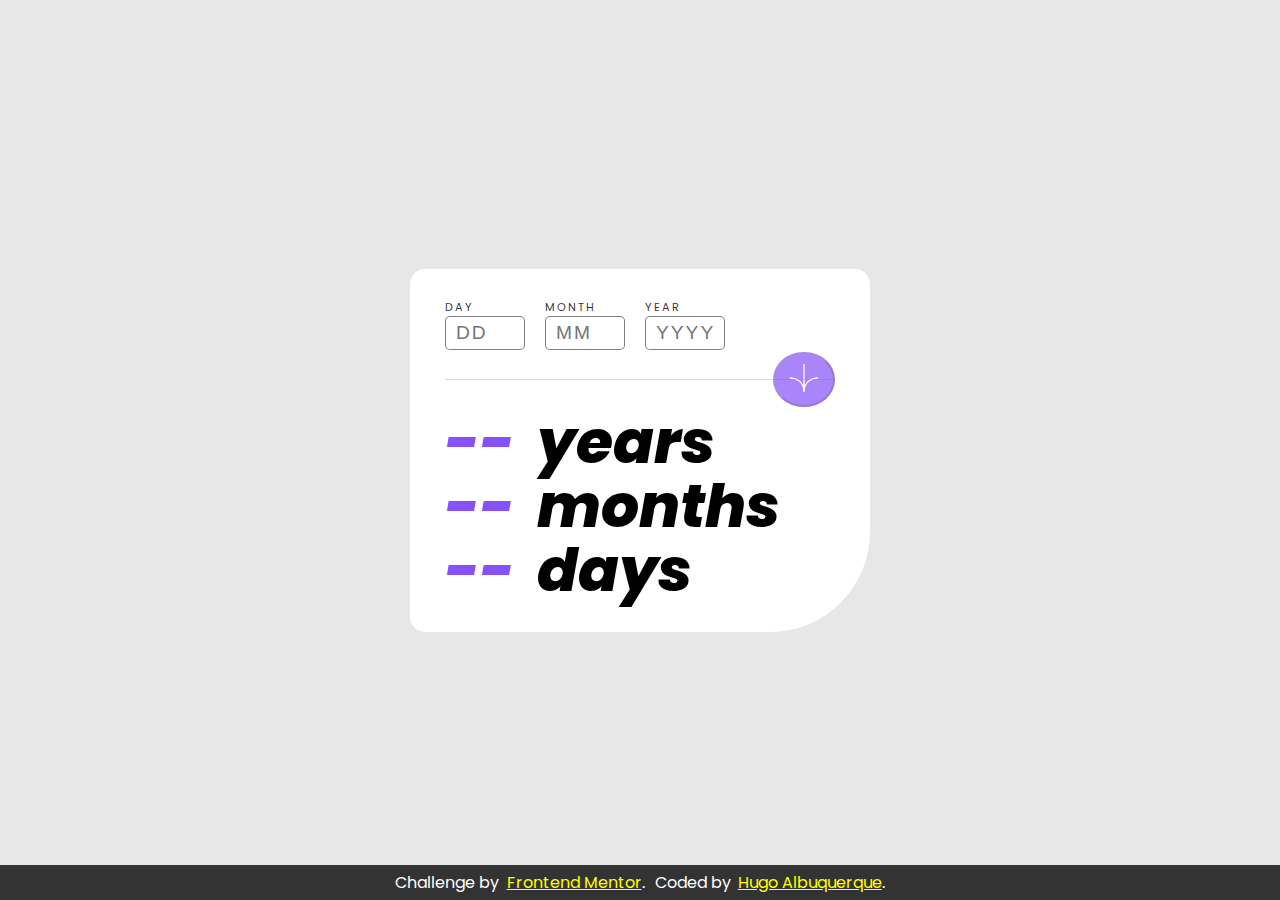
<file: age-calculator-app-main/index.html>
<!DOCTYPE html>
<html lang="en">
	<head>
		<meta charset="UTF-8" />
		<meta name="viewport" content="width=device-width, initial-scale=1.0" />
		<link rel="icon" type="image/png" sizes="32x32" href="./assets/images/favicon-32x32.png" />
		<title>Frontend Mentor | Age calculator app</title>
		<link rel="stylesheet" href="style.css" />
		<link rel="stylesheet" href="assets/fonts/Poppins-Regular.ttf" />
	</head>
	<body>
		<main>
			<div id="bonus">
				<p>BONUS: You lived a total of</p>
				<span>?????</span>
				<p>days!</p>
			</div>

			<section class="container">
				<button id="clearBtn" class="ocult" title="Clear all inputs" disabled>X</button>
				<form action="" method="get" autocomplete="off" id="myForm">
					<div class="top">
						<div>
							<label for="day">day</label>
							<input type="number" name="day" id="inpDay" placeholder="DD" />
						</div>
						<div>
							<label for="month">month</label>
							<input type="number" name="month" id="inpMonth" placeholder="MM" />
						</div>
						<div>
							<label for="year">year</label>
							<input type="number" name="year" id="inpYear" placeholder="YYYY" />
						</div>
					</div>

					<div class="bot">
						<div class="line"></div>

						<button class="subBtn" type="submit" title="Calculate" disabled>
							<img src="assets/images/icon-arrow.svg" alt="arrow-down" style="width: 30px" />
						</button>
					</div>
				</form>

				<div class="result">
					<h2>
						<span class="numSpan">--</span>
						<span class="singPlur">years</span>
					</h2>
					<h2>
						<span class="numSpan">--</span>
						<span class="singPlur">months</span>
					</h2>
					<h2>
						<span class="numSpan">--</span>
						<span class="singPlur">days</span>
					</h2>
				</div>
			</section>
		</main>

		<footer class="attribution">
			<p>Challenge by <a href="https://www.frontendmentor.io?ref=challenge" target="_blank">Frontend Mentor</a>.</p>
			<p>Coded by <a href="https://github.com/HugoAlbuquerque1993" target="_blank">Hugo Albuquerque</a>.</p>
		</footer>

		<script src="script.js"></script>
	</body>
</html>
</file>
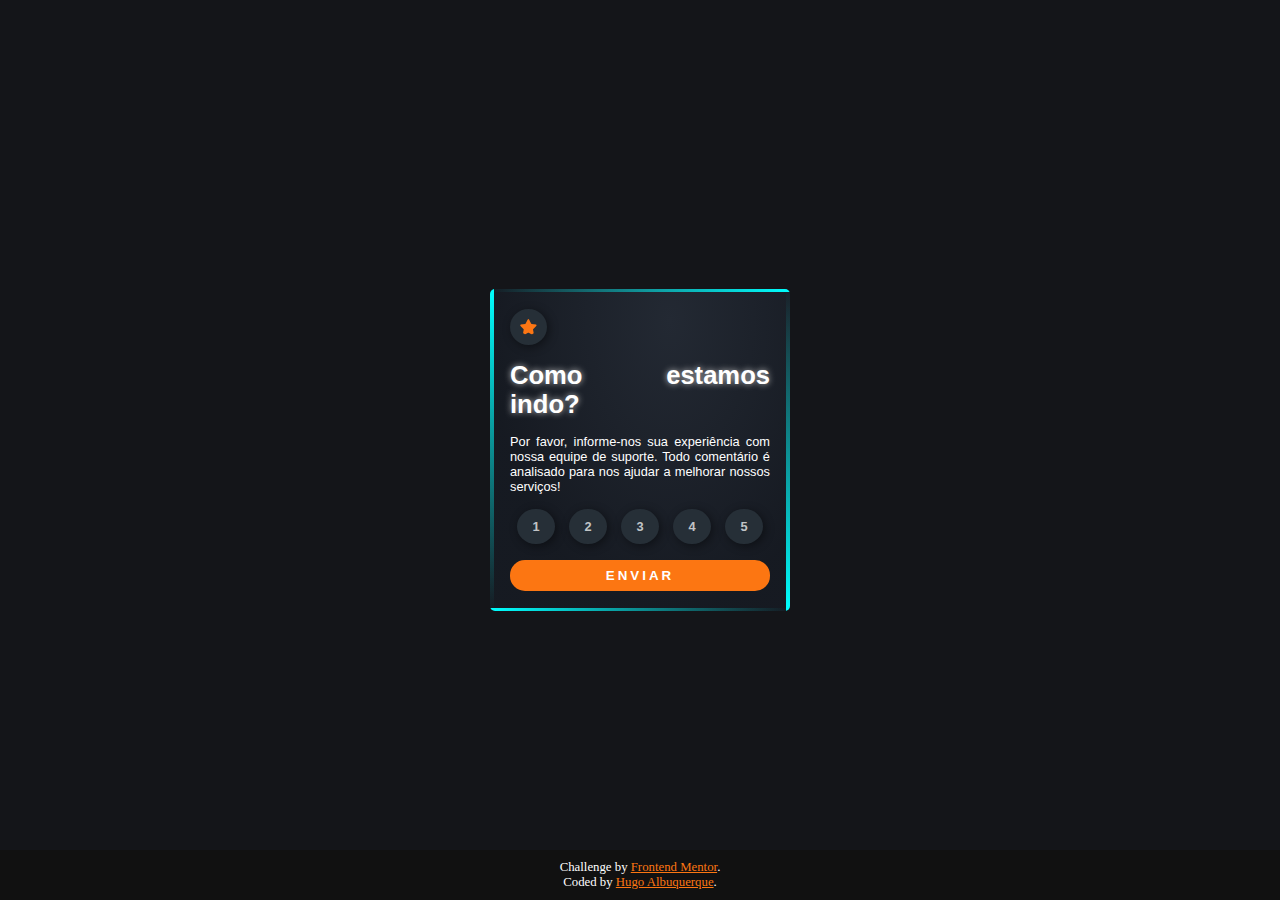
<file: interactive-rating-component-main/index.html>
<!DOCTYPE html>
<html lang="pt-br">
	<head>
		<meta charset="UTF-8" />
		<meta http-equiv="X-UA-Compatible" content="IE=edge" />
		<meta name="viewport" content="width=device-width, initial-scale=1.0" />
		<title>Suporte</title>
		<link
			rel="shortcut icon"
			href="images/favicon-32x32.png"
			type="image/x-icon"
		/>
		<link rel="stylesheet" href="./styles/main.css" />
		<link rel="stylesheet" href="styles/brightBorders.css" />
		<script src="./scripts/script.js" defer></script>
	</head>
	<body>
		<section class="avaliar brightBorders">
			<span class="border"></span>
			<span class="border"></span>
			<span class="border"></span>
			<span class="border"></span>
			<div><img src="images/icon-star.svg" alt="" /></div>
			<h1>Como estamos indo?</h1>
			<p>
				Por favor, informe-nos sua experiência com nossa equipe de
				suporte. Todo comentário é analisado para nos ajudar a melhorar
				nossos serviços!
			</p>
			<div class="avaliacoes">
				<span onclick="clicked(0)">1</span>
				<span onclick="clicked(1)">2</span>
				<span onclick="clicked(2)">3</span>
				<span onclick="clicked(3)">4</span>
				<span onclick="clicked(4)">5</span>
			</div>
			<input type="button" value="ENVIAR" onclick="enviar()" />
			<div class="extra">
				Quer nos contar algo? Fique a vontade!
				<textarea
					name=""
					id=""
					rows="3"
					maxlength="100"
					placeholder="(Opcional) O que achou de sua experiência e o que podemos fazer para melhorá-la!"
				></textarea>
			</div>
		</section>

		<section class="ultimaCaixa brightBorders">
			<span class="border"></span>
			<span class="border"></span>
			<span class="border"></span>
			<span class="border"></span>
			<img src="images/illustration-thank-you.svg" alt="imagem final" />
			<div class="resAvaliacao">
				Você nos avaliou como <span>5</span> de 5!
			</div>
			<div class="textoFinal">
				Nós apreciamos você por dedicar um pouco do seu tempo para nos
				informar de sua experiência com nossa plataforma. Caso precise
				de mais informações, clique <a href="#">aqui</a>.
			</div>
			<h1>Muito Obrigado!</h1>
		</section>

		<footer class="attribution">
			<div>
				Challenge by
				<a
					href="https://www.frontendmentor.io?ref=challenge"
					target="_blank"
					>Frontend Mentor</a
				>.
			</div>
			<div>
				Coded by
				<a href="https://github.com/HugoAlbuquerque1993"
					>Hugo Albuquerque</a
				>.
			</div>
		</footer>
	</body>
</html>
</file>
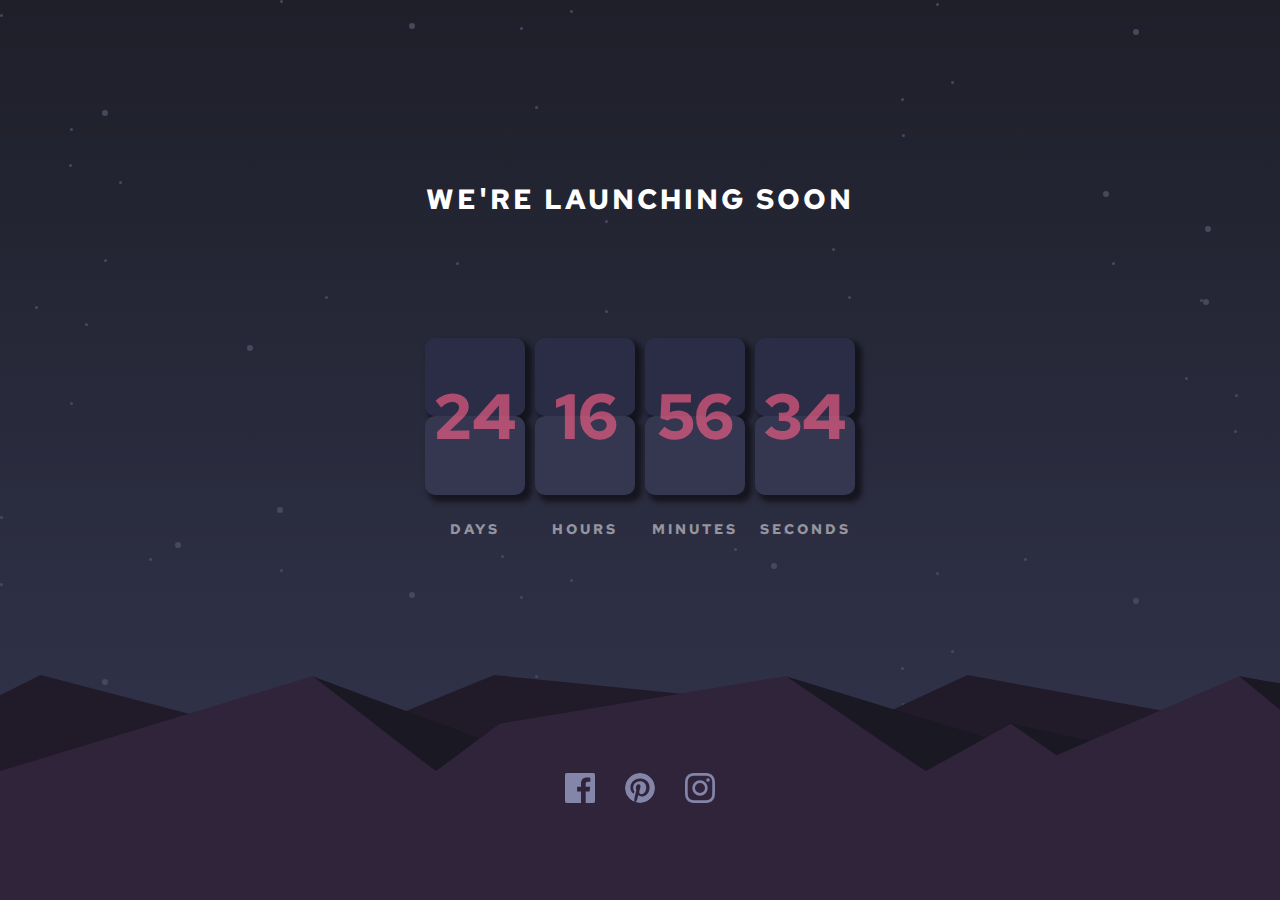
<file: launch-countdown-timer-main/index.html>
<!DOCTYPE html>
<html lang="pt-br">
	<head>
		<meta charset="UTF-8" />
		<meta name="viewport" content="width=device-width, initial-scale=1.0" />
		<title>Frontend Mentor | Launch countdown timer</title>

		<link rel="icon" type="image/png" sizes="32x32" href="./images/favicon-32x32.png" />
		<link rel="stylesheet" href="style.css" />
	</head>
	<body>
		<header>WE'RE LAUNCHING SOON</header>

		<main>
			<div class="timer">
				<div class="column">
					<div class="count">
						<div class="top">
							<div class="copy"></div>
						</div>
						<div class="bot"></div>
						<div class="num"></div>
					</div>
					<div class="name">DAYS</div>
				</div>

				<div class="column">
					<div class="count">
						<div class="top">
							<div class="copy"></div>
						</div>
						<div class="bot"></div>
						<div class="num"></div>
					</div>
					<div class="name">HOURS</div>
				</div>

				<div class="column">
					<div class="count">
						<div class="top">
							<div class="copy"></div>
						</div>
						<div class="bot"></div>
						<div class="num"></div>
					</div>
					<div class="name">MINUTES</div>
				</div>

				<div class="column">
					<div class="count">
						<div class="top">
							<div class="copy"></div>
						</div>
						<div class="bot"></div>
						<div class="num"></div>
					</div>
					<div class="name">SECONDS</div>
				</div>
			</div>
		</main>

		<footer>
			<img id="hills" src="images/pattern-hills.svg" alt="pattern-hills" />
			<img id="facebook" class="social" src="images/icon-facebook.svg" alt="facebook" />
			<img id="pinterest" class="social" src="images/icon-pinterest.svg" alt="pinterest" />
			<img id="instagram" class="social" src="images/icon-instagram.svg" alt="instagram" />
		</footer>

		<script>
			function render(arr) {
				const allNum = document.querySelectorAll(".num")

				allNum.forEach((num, ind) => {
					if (num.innerHTML != arr[ind]) {
						let copy = num.parentElement.firstElementChild.firstElementChild

						setTimeout(() => {
							copy.classList.add("move")
							num.style.opacity = 0
						}, 50 + ind * 50)

						setTimeout(() => {
							num.style.opacity = 1
							num.innerHTML = arr[ind]
						}, 500)
						setTimeout(() => {
							copy.classList.remove("move")
						}, 900)
					}
				})
			}

			function timeCount() {
				let t = new Date()
				let d = t.getDate().toString()
				let h = t.getHours().toString()
				let m = t.getMinutes().toString()
				let s = t.getSeconds().toString()

				let arr = [d, h, m, s]

				arr = arr.map((el) => {
					return el.length < 2 ? "0" + el : el
				})

				render(arr)
			}

			timeCount()
			setInterval(() => {
				timeCount()
			}, 1000)
		</script>
	</body>
</html>
</file>
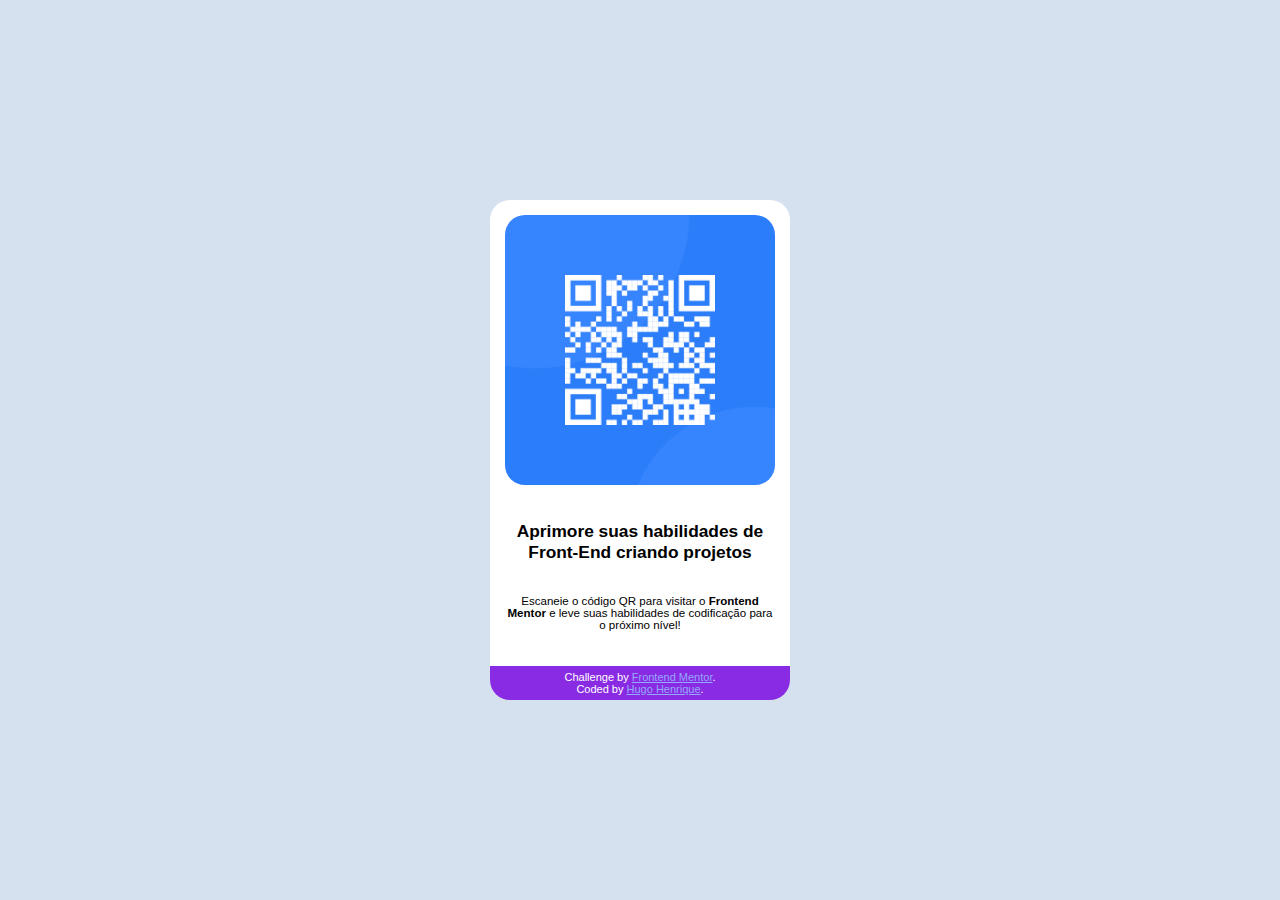
<file: qr-code-component-main/index.html>
<!DOCTYPE html>
<html lang="pt-br">
<head>
  <meta charset="UTF-8">
  <meta name="viewport" content="width=device-width, initial-scale=1.0">
  <link rel="icon" type="image/png" sizes="32x32" href="./images/favicon-32x32.png">
  <title>Frontend Mentor | QR code component</title>
  <style>
    *{
      margin: 0;
      box-sizing: border-box;
    }
    html, main{
      font-family: 'Segoe UI', Tahoma, Geneva, Verdana, sans-serif;
      width: 100vw;
      height: 100vh;
      background-color: #D6E1F0;
      display: flex;
      justify-content: center;
      align-items: center;
      text-align: center;
      font-size: 0.85em;
    }
    .main-section{
      display: flex;
      flex-direction: column;
      justify-content: space-between;
      background-color: white;
      width: 300px;
      height: 500px;  
      border-radius: 20px;
      overflow: hidden;
    }
    .main-section .element01{
      width: 90%;
      margin: 5%;
      border-radius: 20px;
    }
    .main-section .element02{
      display: flex;
      flex-direction: column;
      justify-content: space-between;
      height: 28%;
      padding: 15px;
    }
    .main-section .element03 {
      font-size: 11px;
      text-align: center;
      background-color: rgb(137, 43, 226);
      width: 100%;
      color: white;
      margin-top: 5%;
      padding: 5px;
    }
    .main-section .element03 a { color: hsl(228, 100%, 79%); }
  </style>
</head>
<body>
  <main>
    <section class="main-section">
      <img class="element01" src="images/image-qr-code.png" alt="">
      <div class="element02">
        <h2>Aprimore suas habilidades de Front-End criando projetos</h2>
        <p>Escaneie o código QR para visitar o <strong>Frontend Mentor</strong> e leve suas habilidades de codificação para o próximo nível!</p>
      </div>
      <div class="element03">
        <p>Challenge by <a href="https://www.frontendmentor.io?ref=challenge" target="_blank">Frontend Mentor</a>.</p>
        <p>Coded by <a href="https://github.com/HugoAlbuquerque1993" target="_blank">Hugo Henrique</a>.</p>
      </div>
    </section>
  </main>
</body>
</html>
</file>
<file: age-calculator-app-main/style.css>
@font-face {
    font-family: Poppins;
    src: url(assets/fonts/Poppins-Regular.ttf);
}
@font-face {
    font-family: Poppins-extrabolditalic;
    src: url(assets/fonts/Poppins-ExtraBoldItalic.ttf);
}

* {
    padding: 0;
    margin: 0;
    box-sizing: border-box;
}

:root {
    --myBlue: #8751fa;
}

body {
    background-color: #e7e7e7;
    font-family: "Poppins", sans-serif;
}

main {
    display: flex;
    flex-direction: column;
    align-items: center;
    justify-content: center;
    min-height: 100vh;
    position: relative;
}

#bonus {
    display: flex;
    justify-content: center;
    align-items: center;
    position: absolute;
    top: 50px;
    background-color: #ffffff;
    border-radius: 10px;
    padding: 10px 20px;
    opacity: 0;
    transition: 1s;
    cursor: context-menu;
}
#bonus span {
    margin: 0 6px;
    font-size: 1.4rem;
    color: var(--myBlue);
    font-family: Poppins-extrabolditalic, sans-serif;
}

.container {
    background-color: #ffffff;
    width: 460px;
    padding: 30px 35px;
    border-radius: 15px 15px 100px 15px;
    position: relative;
    transition: .5s;
}

.container form {
    width: 100%;
    display: flex;
    flex-direction: column;
}
.container form .top {
    display: flex;
    gap: 20px;
}
.container form .top > div {
    display: flex;
    flex-direction: column;
}
.container form label {
    text-transform: uppercase;
    font-size: 0.7rem;
    color: #000000d0;
    letter-spacing: 2px;
}
.container form input[type="number"] {
    padding: 5px 10px;
    width: 80px;
    letter-spacing: 2px;
    border-radius: 5px;
    font-size: 1.2rem;
    border: 1px solid #00000080;
    cursor: pointer;
}
.container form input[type="number"]:focus {
    outline: 2px solid #c1a7f5;
}
.container form input[type="number"]::-webkit-inner-spin-button {
    display: none;
}
.container #clearBtn.ocult {
    cursor: auto;
    opacity: 0;
}
.container #clearBtn {
    position: absolute;
    display: flex;
    justify-content: center;
    align-items: center;
    right: 20px;
    top: 20px;
    width: 30px;
    height: 30px;
    color: #fff;
    border-radius: 50%;
    background-color: var(--myBlue);
    cursor: pointer;
    opacity: 1;
    transition: 0.5s;
}
.container #clearBtn:hover {
    background-color: #333;
}

.container form .bot {
    display: flex;
    align-items: center;
    justify-content: center;
    height: 60px;
    position: relative;
    transition: .5s;
}
.container form .bot > .line {
    width: 100%;
    height: 1px;
    background-color: #33333330;
}
.container form .bot .subBtn {
    position: absolute;
    right: 0;
    background-color: var(--myBlue);
    border-radius: 50%;
    padding: 10px 14px;
    cursor: pointer;
    transition: 0.5s;
}
.container form .bot .subBtn:hover:not(:disabled),
.container form .bot .subBtn:focus:not(:disabled) {
    background-color: #333;
    box-shadow: 2px 2px 5px burlywood;
}
.container form .bot .subBtn:disabled {
    cursor: auto;
    opacity: 0.7;
}

.container .result {
    font-family: "Poppins-extrabolditalic", sans-serif;
    font-size: 2.5rem;
    line-height: 4rem;
    transition: .5s;
}
.container .result .numSpan {
    color: var(--myBlue);
    margin-right: 10px;
}

footer {
    display: flex;
    gap: 10px;
    position: absolute;
    bottom: 0;
    padding: 5px;
    width: 100vw;
    display: flex;
    justify-content: center;
    background-color: #333;
    color: #fff;
}
footer a {
    color: yellow;
    margin-left: 0.2rem;
}

@media (max-width: 600px) {
    .container {
        width: 350px;
    }
    .container form .bot {
        margin-top: 10px;
        height: 80px;
    }
    .container form .bot .subBtn {
        right: 50%;
        transform: translateX(50%);
    }
    .container .result {
        font-size: 2rem;
    }
    footer {
        display: flex;
        flex-direction: column;
        justify-content: center;
        align-items: center;
        font-size: 0.8rem;
        gap: initial;
    }
}
</file>
<file: interactive-rating-component-main/styles/main.css>
@charset "UTF-8";

* {
	margin: 0;
	box-sizing: border-box;
}
html,
body {
	width: 100vw;
	height: 100vh;
	background-color: #141519;
	color: #fff;
	display: flex;
	justify-content: center;
	align-items: center;
}

.avaliar {
	display: flex;
	flex-direction: column;
	gap: 1.2em;
	text-align: justify;
	font-family: "Gill Sans", "Gill Sans MT", Calibri, "Trebuchet MS",
		sans-serif;
	font-size: 0.8em;
	background-image: radial-gradient(
		farthest-side at 60% 10%,
		#232933,
		#171d279c
	);
	padding: 20px;
	width: 300px;
	border-radius: 10px;
	overflow: hidden;
}
.avaliar div {
	display: flex;
}
.avaliar img {
	background-color: #262f37;
	padding: 10px;
	box-shadow: 2px 2px 10px #00000070;
	border-radius: 50%;
}
.avaliar h1 {
	text-shadow: 0 0 6px silver;
}
.avaliar .avaliacoes span {
	padding: 10px 15px;
	background-color: #262f37;
	border-radius: 50%;
	font-weight: bold;
	color: rgba(255, 255, 255, 0.73);
	box-shadow: 2px 2px 10px #00000070;
	transition: 0.5s;
}
.avaliar .avaliacoes span:hover {
	background-color: white;
	color: black;
	cursor: pointer;
}
.avaliar .avaliacoes {
	justify-content: space-around;
}
.avaliar input {
	border-radius: 15px;
	padding: 8px;
	text-justify: distribute;
	font-family: "Trebuchet MS", "Lucida Sans Unicode", "Lucida Grande",
		"Lucida Sans", Arial, sans-serif;
	font-weight: bold;
	color: white;
	background-color: #fc7612;
	border: none;
	letter-spacing: 3px;
	transition: 0.5s;
}
.avaliar input:hover {
	cursor: pointer;
	color: #fc7612;
	background-color: white;
}
.avaliar .extra {
	display: none;
}
.avaliar .new {
	display: block;
	animation: toAbove 2s ease;
}
@keyframes toAbove {
	0% {
		transform: translateY(100%);
	}
	100% {
		transform: translateY(0%);
	}
}
textarea {
	width: 100%;
	border-radius: 10px;
	background-color: #ffffffae;
	resize: none;
}

.ultimaCaixa {
	display: none;
	flex-direction: column;
	gap: 1.2em;
	text-align: center;
	align-items: center;
	font-family: "Gill Sans", "Gill Sans MT", Calibri, "Trebuchet MS",
		sans-serif;
	font-size: 0.8em;
	background-image: radial-gradient(
		farthest-side at 10% 10%,
		#232933,
		#171d279c
	);
	padding: 20px;
	width: 300px;
	border-radius: 10px;
	overflow: hidden;
}
.ultimaCaixa img {
	width: 150px;
}
.ultimaCaixa .resAvaliacao {
	padding: 5px 10px;
	border-radius: 20px;
	font-size: 1.2em;
	background-color: #262f37;
	color: #fc7612;
	box-shadow: 2px 2px 10px #00000070;
}
.ultimaCaixa .textoFinal a {
	color: #fc7612;
}

.ultimaCaixa h1 {
	text-shadow: 0 0 6px silver;
}

footer {
	position: absolute;
	bottom: 0;
	padding: 10px;
	background-color: #111;
	width: 100%;
	text-align: center;
	font-size: 0.8em;
}
footer a {
	color: #fc7612;
}
</file>
<file: interactive-rating-component-main/styles/brightBorders.css>
.brightBorders {
	position: relative;
	border-radius: 5px;
	overflow: hidden;
	/* display: flex;
	flex-direction: column;
	justify-content: center;
	align-items: center;	
	height: 400px;
	width: 300px; */
}

.brightBorders .border:nth-child(1) {
	position: absolute;
	top: 0;
	left: 0;
	background-image: linear-gradient(to right, transparent, #0ff);
	width: 100%;
	height: 3px;
	animation: pass_top 2s linear infinite;
}
@keyframes pass_top {
	0% {
		transform: translateX(-100%);
	}
	100% {
		transform: translateX(100%);
	}
}

.brightBorders .border:nth-child(2) {
	position: absolute;
	top: 0;
	right: 0;
	background-image: linear-gradient(to bottom, transparent, #0ff);
	width: 4px;
	height: 100%;
	animation: pass_right 2s linear infinite;
	animation-delay: 1s;
}
@keyframes pass_right {
	0% {
		transform: translateY(-100%);
	}
	100% {
		transform: translateY(100%);
	}
}

.brightBorders .border:nth-child(3) {
	position: absolute;
	bottom: 0;
	left: 0;
	background-image: linear-gradient(to left, transparent, #0ff);
	width: 100%;
	height: 3px;
	animation: pass_bottom 2s linear infinite;
}
@keyframes pass_bottom {
	0% {
		transform: translateX(100%);
	}
	100% {
		transform: translateX(-100%);
	}
}

.brightBorders .border:nth-child(4) {
	position: absolute;
	bottom: 0;
	left: 0;
	background-image: linear-gradient(to top, transparent, #0ff);
	width: 4px;
	height: 100%;
	animation: pass_left 2s linear infinite;
	animation-delay: 1s;
}
@keyframes pass_left {
	0% {
		transform: translateY(100%);
	}
	100% {
		transform: translateY(-100%);
	}
}
</file>
<file: launch-countdown-timer-main/style.css>
/* 
- Mobile: 375px
- Desktop: 1440px

### Primary

- Grayish blue: hsl(237, 18%, 59%)
- Soft red: hsl(345, 95%, 68%)

### Neutral

- White: hsl(0, 0%, 100%)
- Dark desaturated blue: hsl(236, 21%, 26%)
- Very dark blue: hsl(235, 16%, 14%)
- Very dark (mostly black) blue: hsl(234, 17%, 12%)

### Body Copy

- Font size: 14px

### Font

- Family: [Red Hat Text](https://fonts.google.com/specimen/Red+Hat+Text)
- Weights: 700
*/

@import url("https://fonts.googleapis.com/css2?family=Red+Hat+Text&display=swap");
:root {
	--1grayishBlue: #8486a9;
	--2softRed: #fb6087a0;

	--3darkDesaturatedBlue: #343650;
	--4veryDarkBlue: #1e1f29;
	--5veryDarkMostlyBlackBlue: #191a24;

	--font: "Red Hat Text", sans-serif;
}
* {
	padding: 0;
	margin: 0;
	box-sizing: border-box;
}
body {
	width: 100vw;
	height: 100vh;
	background-image: linear-gradient(to bottom, var(--4veryDarkBlue), var(--3darkDesaturatedBlue));
	overflow: hidden;
	font-family: var(--font);
	font-weight: 700;
	letter-spacing: 3px;
	font-size: 28px;
}

header {
	position: absolute;
	top: 20%;
	width: 100vw;
	display: flex;
	justify-content: center;
	text-align: center;
	color: #fff;
}

main {
	width: 100vw;
	height: 100vh;
	display: flex;
	justify-content: center;
	align-items: center;
	background-image: url(./images/bg-stars.svg);
}
main .timer {
	display: flex;
	min-width: 480px;
	width: 50%;
	gap: 10px;
	justify-content: center;
	height: 25%;
}
main .timer .column {
	display: flex;
	flex-direction: column;
	text-align: center;
	width: 100px;
	height: 100%;
}
main .timer .count {
	position: relative;
	width: 100%;
	height: 70%;
}
main .timer .count .top {
	width: 100%;
	height: 50%;
	border-radius: 10px;
    box-shadow: 5px 5px 5px 2px #00000080;

	background-color: #2b2c45;
}
main .timer .count .top .copy {
	width: 100%;
	height: 100%;
	border-radius: 10px;
	transform-origin: 100% 100%;
	transform-style: preserve-3d;
	background-color: #2b2c45;
}
main .timer .count .copy.move {
	animation: dropDown 1s;
}
@keyframes dropDown {
	0% {
		transform: rotateX(0deg);
		background-color: #191a24;
	}
	100% {
		transform: rotateX(180deg);
		background-color: #34374f80;
	}
}
main .timer .count .bot {
	width: 100%;
	height: 50%;
	border-radius: 10px;
    box-shadow: 5px 5px 5px 2px #00000080;
	background-color: #34374f;
}
main .timer .count .num {
	color: var(--2softRed);
	position: absolute;
	width: 100%;
	font-size: 4rem;
	letter-spacing: 0px;
	top: 50%;
	left: 50%;
	transform: translate(-50%, -50%);
	transition: 0.2s;
}
main .timer .name {
	display: flex;
	height: 30%;
	justify-content: center;
	align-items: center;
	font-size: 14px;
	color: #ffffff80;
}

footer {
	position: absolute;
	display: flex;
	justify-content: center;
	align-items: center;
	gap: 30px;
	bottom: 0;
	width: 100vw;
	height: 25%;
}
footer #hills {
	position: absolute;
	width: 100vw;
	height: 100%;
	z-index: 1;
}
footer .social {
	position: relative;
	width: 30px;
	height: 30px;
	z-index: 2;
	transition: 0.2s;
	cursor: pointer;
}
footer #facebook:hover {
	border-radius: 50%;
	background-color: #fff;
}
footer #pinterest {
	border-radius: 50%;
}
footer #instagram:hover {
	border-radius: 8px;
	background: radial-gradient(circle farthest-corner at 35% 90%, #fec564, transparent 50%), radial-gradient(circle farthest-corner at 0 140%, #fec564, transparent 50%), radial-gradient(ellipse farthest-corner at 0 -25%, #5258cf, transparent 50%), radial-gradient(ellipse farthest-corner at 20% -50%, #5258cf, transparent 50%), radial-gradient(ellipse farthest-corner at 100% 0, #893dc2, transparent 50%), radial-gradient(ellipse farthest-corner at 60% -20%, #893dc2, transparent 50%), radial-gradient(ellipse farthest-corner at 100% 100%, #d9317a, transparent), linear-gradient(#6559ca, #bc318f 30%, #e33f5f 50%, #f77638 70%, #fec66d 100%);
}
footer .social:hover {
	transform: scale(1.3);
	background-color: #ffffff;
	box-shadow: 5px 5px 5px #00000080;
}

@media (max-width: 800px) {
	footer #hills {
		width: 140vw;
		left: -25%;
	}
}
</file>
